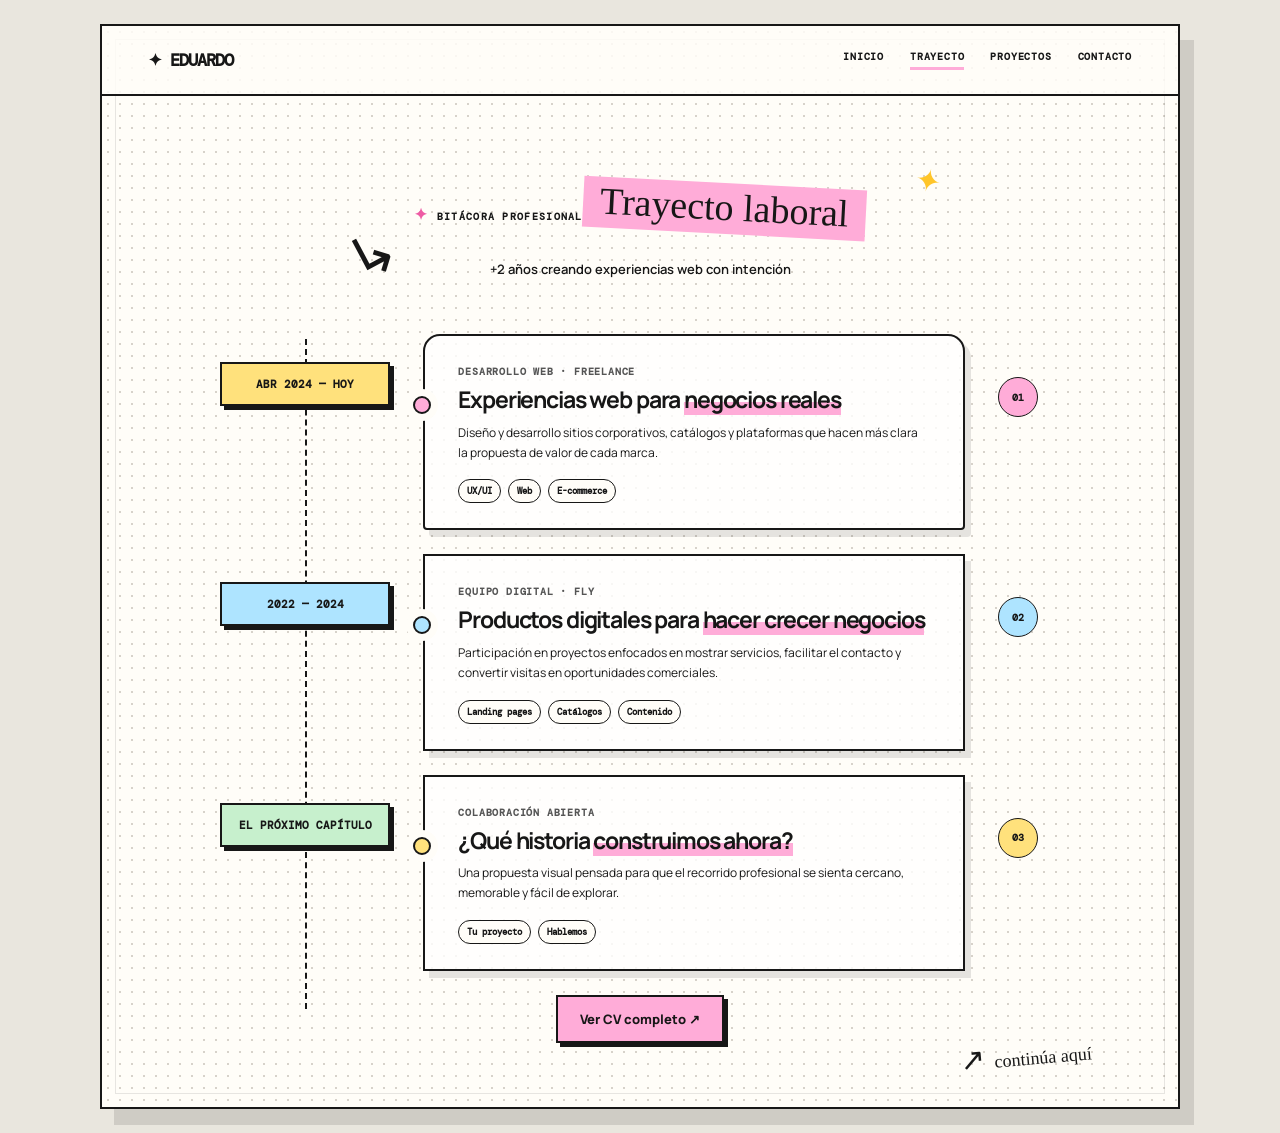
<file: propuesta-cuaderno.html>
<!doctype html>
<html lang="es">
<head>
<meta charset="utf-8"><meta name="viewport" content="width=device-width, initial-scale=1">
<title>Propuesta — Trayecto laboral</title>
<link rel="preconnect" href="https://fonts.googleapis.com">
<link rel="preconnect" href="https://fonts.gstatic.com" crossorigin>
<link href="https://fonts.googleapis.com/css2?family=DM+Mono:wght@400;500;700&family=Manrope:wght@400;500;600;700;800&family=Permanent+Marker&display=swap" rel="stylesheet">
<style>
:root{--ink:#171717;--paper:#fffdf8;--pink:#ffacd8;--yellow:#ffe17c;--blue:#aee4ff;--mint:#c7f0cd}*{box-sizing:border-box}body{margin:0;background:#e9e6de;color:var(--ink);font-family:Manrope,Arial,sans-serif}.sheet{width:min(1080px,calc(100% - 40px));min-height:100vh;margin:24px auto;background-color:var(--paper);background-image:radial-gradient(#d7d2ca 1.05px,transparent 1.2px);background-size:12px 12px;border:2px solid var(--ink);box-shadow:14px 16px 0 rgba(23,23,23,.12);position:relative;overflow:hidden}.sheet:after{content:'';position:absolute;inset:13px;border:1px solid rgba(23,23,23,.1);pointer-events:none}.nav{height:70px;padding:0 46px;display:flex;align-items:center;justify-content:space-between;border-bottom:2px solid var(--ink);position:relative;z-index:1;background:rgba(255,253,248,.85)}.brand{font:800 17px 'DM Mono',monospace;letter-spacing:-1px}.nav-links{display:flex;gap:26px;font:700 10px 'DM Mono',monospace;text-transform:uppercase;letter-spacing:.08em}.nav-links b{border-bottom:3px solid var(--pink);padding-bottom:4px}.intro{position:relative;padding:68px 12% 43px;text-align:center;z-index:1}.eyebrow{font:700 10px 'DM Mono',monospace;letter-spacing:.13em;text-transform:uppercase}.eyebrow:before{content:'✦';color:#ee5ba4;font-size:16px;margin-right:8px}.title{display:inline-block;margin:19px 0 15px;padding:5px 17px 8px;background:var(--pink);font:38px 'Permanent Marker',cursive;line-height:1;transform:rotate(3deg)}.intro p{margin:11px auto 0;font-size:13px;font-weight:600}.arrow{position:absolute;font:58px 'Permanent Marker',cursive;left:23%;top:125px;transform:rotate(-28deg)}.spark{position:absolute;right:22%;top:66px;color:#ffc529;font:31px 'Permanent Marker',cursive;transform:rotate(14deg)}.roadmap{padding:13px 11% 64px;position:relative;z-index:1}.roadmap:before{content:'';position:absolute;left:calc(11% + 85px);top:18px;bottom:98px;border-left:2px dashed var(--ink)}.entry{display:grid;grid-template-columns:170px 1fr 62px;gap:33px;align-items:start;position:relative;margin-bottom:24px}.date{margin-top:28px;padding:13px 11px;background:var(--yellow);border:2px solid var(--ink);box-shadow:4px 4px 0 var(--ink);font:700 11px 'DM Mono',monospace;text-align:center;position:relative}.date:after{content:'';position:absolute;width:14px;height:14px;right:-43px;top:32px;background:var(--pink);border:2px solid var(--ink);border-radius:50%;box-shadow:0 0 0 7px var(--paper)}.entry:nth-child(2) .date{background:var(--blue)}.entry:nth-child(2) .date:after{background:var(--blue)}.entry:nth-child(3) .date{background:var(--mint)}.entry:nth-child(3) .date:after{background:var(--yellow)}.card{min-height:175px;padding:29px 33px 25px;border:2px solid var(--ink);background:rgba(255,255,255,.8);box-shadow:6px 7px 0 rgba(23,23,23,.11)}.entry:first-child .card{border-radius:17px 17px 4px 4px}.entry:last-child .card{border-radius:4px 4px 17px 17px}.role{display:block;color:#555;font:700 10px 'DM Mono',monospace;letter-spacing:.08em;text-transform:uppercase;margin-bottom:9px}.card h2{font-size:23px;letter-spacing:-.05em;line-height:1.12;margin:0 0 10px}.card h2 strong{background:linear-gradient(transparent 58%,var(--pink) 58%)}.card p{font-size:12px;line-height:1.65;max-width:520px;margin:0}.chips{display:flex;gap:7px;flex-wrap:wrap;margin-top:17px}.chips span{padding:5px 8px;border:1.5px solid var(--ink);border-radius:20px;background:var(--paper);font:700 9px 'DM Mono',monospace}.number{width:40px;height:40px;margin-top:43px;display:grid;place-items:center;border:1.5px solid var(--ink);border-radius:50%;background:var(--pink);font:700 10px 'DM Mono',monospace}.entry:nth-child(2) .number{background:var(--blue)}.entry:nth-child(3) .number{background:var(--yellow)}.cv{display:block;width:max-content;margin:9px auto 0;padding:13px 22px;border:2px solid var(--ink);background:var(--pink);box-shadow:4px 4px 0 var(--ink);color:var(--ink);font:800 13px Manrope,sans-serif;text-decoration:none;transition:.2s}.cv:hover{transform:translate(3px,3px);box-shadow:1px 1px 0 var(--ink)}.note{position:absolute;right:8%;bottom:35px;font:18px 'Permanent Marker',cursive;transform:rotate(-5deg)}.note:before{content:'↗';font-size:30px;margin-right:9px}@media(max-width:720px){.sheet{width:100%;margin:0;border-width:1px;box-shadow:none}.nav{padding:0 22px}.nav-links{display:none}.intro{padding:60px 12% 35px}.title{font-size:31px}.arrow{left:12%;top:108px;font-size:42px}.spark{right:10%;top:52px}.roadmap{padding:8px 6% 62px}.roadmap:before{left:27px}.entry{grid-template-columns:1fr 42px;gap:13px;margin-left:43px}.date{grid-column:1;margin:0 0 -4px;width:max-content}.date:after{left:-42px;right:auto;top:13px}.card{grid-column:1;min-height:0;padding:24px 21px}.number{grid-column:2;grid-row:2;margin-top:19px;width:34px;height:34px}.entry:first-child .card,.entry:last-child .card{border-radius:5px}.note{display:none}}
</style>
</head>
<body><main class="sheet">
<nav class="nav"><span class="brand">✦ EDUARDO</span><div class="nav-links"><span>Inicio</span><b>Trayecto</b><span>Proyectos</span><span>Contacto</span></div></nav>
<section class="intro"><span class="eyebrow">Bitácora profesional</span><div class="arrow">↳</div><div class="spark">✦</div><h1 class="title">Trayecto laboral</h1><p>+2 años creando experiencias web con intención</p></section>
<section class="roadmap">
<article class="entry"><div class="date">ABR 2024 — HOY</div><div class="card"><span class="role">Desarrollo web · Freelance</span><h2>Experiencias web para <strong>negocios reales</strong></h2><p>Diseño y desarrollo sitios corporativos, catálogos y plataformas que hacen más clara la propuesta de valor de cada marca.</p><div class="chips"><span>UX/UI</span><span>Web</span><span>E-commerce</span></div></div><div class="number">01</div></article>
<article class="entry"><div class="date">2022 — 2024</div><div class="card"><span class="role">Equipo digital · FLY</span><h2>Productos digitales para <strong>hacer crecer negocios</strong></h2><p>Participación en proyectos enfocados en mostrar servicios, facilitar el contacto y convertir visitas en oportunidades comerciales.</p><div class="chips"><span>Landing pages</span><span>Catálogos</span><span>Contenido</span></div></div><div class="number">02</div></article>
<article class="entry"><div class="date">EL PRÓXIMO CAPÍTULO</div><div class="card"><span class="role">Colaboración abierta</span><h2>¿Qué historia <strong>construimos ahora?</strong></h2><p>Una propuesta visual pensada para que el recorrido profesional se sienta cercano, memorable y fácil de explorar.</p><div class="chips"><span>Tu proyecto</span><span>Hablemos</span></div></div><div class="number">03</div></article>
<a class="cv" href="#">Ver CV completo ↗</a><div class="note">continúa aquí</div>
</section></main></body></html>
</file>
